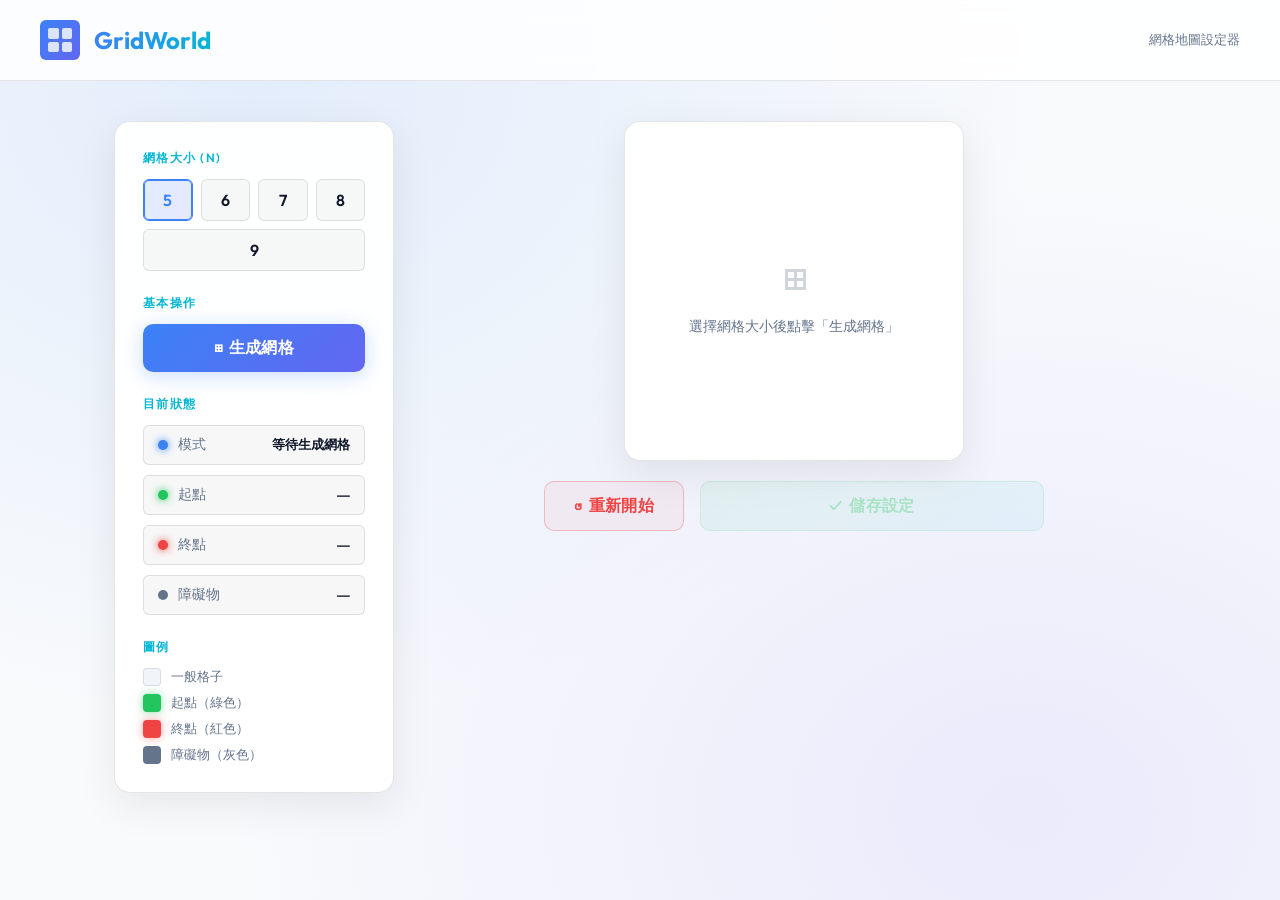
<file: docs/index.html>
<!DOCTYPE html>
<html lang="zh-TW">
<head>
  <meta charset="UTF-8" />
  <meta name="viewport" content="width=device-width, initial-scale=1.0" />
  <meta name="description" content="互動式 n×n 網格地圖設定工具 — 設定起點、終點與障礙物" />
  <title>GridWorld 網格設定器</title>
  <link rel="stylesheet" href="./style.css?v=2" />
  <link rel="stylesheet" href="./rl_style.css?v=2" />
</head>
<body>

  <!-- ── Header ── -->
  <header>
    <div class="logo-icon" aria-hidden="true">
      <span></span><span></span><span></span><span></span>
    </div>
    <h1>GridWorld</h1>
    <p>網格地圖設定器</p>
  </header>

  <!-- ── Main layout ── -->
  <main>

    <!-- ── Control Panel ── -->
    <aside class="control-panel" aria-label="控制面板">

      <!-- Grid size -->
      <div class="panel-section">
        <h3>網格大小 (n)</h3>
        <div class="size-selector" role="group" aria-label="選擇網格大小">
          <button class="size-btn active" data-n="5" id="size-5" aria-pressed="true">5</button>
          <button class="size-btn"        data-n="6" id="size-6" aria-pressed="false">6</button>
          <button class="size-btn"        data-n="7" id="size-7" aria-pressed="false">7</button>
          <button class="size-btn"        data-n="8" id="size-8" aria-pressed="false">8</button>
          <button class="size-btn"        data-n="9" id="size-9" aria-pressed="false">9</button>
        </div>
      </div>

      <!-- Actions -->
      <div class="panel-section">
        <h3>基本操作</h3>
        <button class="btn-primary" id="btn-generate" aria-label="生成網格">
          ⊞ &nbsp;生成網格
        </button>
      </div>
      
      <!-- RL Actions -->
      <div class="panel-section" id="rl-actions-section" style="display: none;">
        <h3>執行強化學習</h3>
        <div style="display: flex; flex-direction: column; gap: 10px;">
          <button class="btn-primary" id="btn-policy-eval" aria-label="Policy Evaluation">
            ▶ Policy Evaluation
          </button>
          <button class="btn-primary" id="btn-value-iter" aria-label="Value Iteration">
            ▶ Value Iteration
          </button>
        </div>
      </div>

      <!-- Status -->
      <div class="panel-section">
        <h3>目前狀態</h3>
        <div class="status-list">
          <div class="status-item" id="mode-item">
            <span class="dot mode"></span>
            <span class="label">模式</span>
            <span class="value" id="status-mode">等待中</span>
          </div>
          <div class="status-item">
            <span class="dot start"></span>
            <span class="label">起點</span>
            <span class="value" id="status-start">—</span>
          </div>
          <div class="status-item">
            <span class="dot end"></span>
            <span class="label">終點</span>
            <span class="value" id="status-end">—</span>
          </div>
          <div class="status-item">
            <span class="dot obs"></span>
            <span class="label">障礙物</span>
            <span class="value" id="status-obs">—</span>
          </div>
        </div>
      </div>

      <!-- Legend -->
      <div class="panel-section">
        <h3>圖例</h3>
        <div class="legend">
          <div class="legend-item">
            <div class="legend-swatch default"></div>
            <span>一般格子</span>
          </div>
          <div class="legend-item">
            <div class="legend-swatch start"></div>
            <span>起點（綠色）</span>
          </div>
          <div class="legend-item">
            <div class="legend-swatch end"></div>
            <span>終點（紅色）</span>
          </div>
          <div class="legend-item">
            <div class="legend-swatch obstacle"></div>
            <span>障礙物（灰色）</span>
          </div>
        </div>
      </div>

    </aside>

    <!-- ── Grid Area ── -->
    <section class="grid-wrapper" aria-label="網格區域">

      <!-- Mode indicator -->
      <div class="mode-bar" id="mode-bar" style="display:none;" role="status">
        <div class="mode-indicator"></div>
        <span>目前步驟：</span>
        <strong id="mode-text">—</strong>
      </div>

      <!-- Grid container -->
      <div class="grid-container" id="grid-container">
        <div class="grid-placeholder" id="placeholder">
          <div class="icon">⊞</div>
          <p>選擇網格大小後點擊「生成網格」</p>
        </div>
        <div id="grid" style="display:none;" role="grid" aria-label="互動網格"></div>
      </div>

      <!-- Action bar (Reset + Save) -->
      <div class="action-bar">
        <button class="btn-secondary btn-reset-main" id="btn-reset" aria-label="重新設定此網格">
          ↺ &nbsp;重新開始
        </button>
        <button class="btn-save" id="btn-save" disabled aria-label="儲存設定">
          ✓ &nbsp;儲存設定
        </button>
      </div>

      <!-- Saved result card -->
      <div class="saved-card" id="saved-card" aria-live="polite">
        <strong>✓ 已儲存設定：</strong><br>
        <span id="saved-info"></span>
      </div>

    </section>

  </main>

  <!-- Toast notification -->
  <div id="toast" class="toast" role="alert" aria-live="assertive"></div>

  <script src="./grid.js?v=2"></script>
</body>
</html>
</file>
<file: docs/style.css>
/* ============================
   Fonts & Root Tokens
   ============================ */
@import url('https://fonts.googleapis.com/css2?family=Inter:wght@300;400;500;600;700&family=Outfit:wght@400;600;700&display=swap');

:root {
  --bg-deep:       #f8fafc;
  --bg-panel:      rgba(255, 255, 255, 0.95);
  --bg-glass:      rgba(0, 0, 0, 0.03);
  --border-glass:  rgba(0, 0, 0, 0.1);
  --accent-blue:   #3b82f6;
  --accent-violet: #6366f1;
  --accent-cyan:   #06b6d4;
  --cell-default:  #f1f5f9;
  --cell-hover:    #e2e8f0;
  --cell-start:    #22c55e;
  --cell-end:      #ef4444;
  --cell-obstacle: #64748b;
  --text-primary:  #0f172a;
  --text-muted:    #64748b;
  --radius-lg:     16px;
  --radius-md:     10px;
  --radius-sm:     6px;
  --shadow-lg:     0 12px 40px rgba(0, 0, 0, 0.08);
  --shadow-glow-blue: 0 0 24px rgba(59, 130, 246, 0.3);
}

/* ============================
   Reset & Base
   ============================ */
*, *::before, *::after { box-sizing: border-box; margin: 0; padding: 0; }

body {
  font-family: 'Inter', sans-serif;
  background: var(--bg-deep);
  background-image:
    radial-gradient(ellipse at 20% 10%, rgba(79,142,247,0.12) 0%, transparent 55%),
    radial-gradient(ellipse at 80% 90%, rgba(124,92,247,0.10) 0%, transparent 55%);
  min-height: 100vh;
  color: var(--text-primary);
  display: flex;
  flex-direction: column;
  align-items: center;
}

/* ============================
   Header
   ============================ */
header {
  width: 100%;
  padding: 20px 40px;
  display: flex;
  align-items: center;
  gap: 14px;
  border-bottom: 1px solid var(--border-glass);
  background: rgba(255, 255, 255, 0.85);
  backdrop-filter: blur(12px);
  position: sticky;
  top: 0;
  z-index: 100;
}

.logo-icon {
  width: 40px;
  height: 40px;
  background: linear-gradient(135deg, var(--accent-blue), var(--accent-violet));
  border-radius: var(--radius-sm);
  display: grid;
  grid-template-columns: 1fr 1fr;
  gap: 3px;
  padding: 8px;
}
.logo-icon span {
  background: rgba(255,255,255,0.8);
  border-radius: 2px;
  display: block;
}

header h1 {
  font-family: 'Outfit', sans-serif;
  font-size: 1.5rem;
  font-weight: 700;
  background: linear-gradient(90deg, var(--accent-blue), var(--accent-cyan));
  -webkit-background-clip: text;
  -webkit-text-fill-color: transparent;
  background-clip: text;
}

header p {
  margin-left: auto;
  font-size: 0.8rem;
  color: var(--text-muted);
}

/* ============================
   Main Layout
   ============================ */
main {
  display: flex;
  gap: 28px;
  padding: 40px 24px;
  width: 100%;
  max-width: 1100px;
  align-items: flex-start;
  flex-wrap: wrap;
}

/* ============================
   Control Panel
   ============================ */
.control-panel {
  flex: 0 0 280px;
  background: var(--bg-panel);
  border: 1px solid var(--border-glass);
  border-radius: var(--radius-lg);
  backdrop-filter: blur(20px);
  padding: 28px;
  box-shadow: var(--shadow-lg);
  display: flex;
  flex-direction: column;
  gap: 24px;
}

.panel-section h3 {
  font-family: 'Outfit', sans-serif;
  font-size: 0.75rem;
  font-weight: 600;
  text-transform: uppercase;
  letter-spacing: 0.12em;
  color: var(--accent-cyan);
  margin-bottom: 12px;
}

/* Size Selector */
.size-selector {
  display: flex;
  flex-wrap: wrap;
  gap: 8px;
}

.size-btn {
  flex: 1 1 44px;
  min-width: 44px;
  padding: 10px 8px;
  background: var(--bg-glass);
  border: 1px solid var(--border-glass);
  border-radius: var(--radius-sm);
  color: var(--text-primary);
  font-family: 'Outfit', sans-serif;
  font-size: 1rem;
  font-weight: 600;
  cursor: pointer;
  transition: all 0.2s ease;
  text-align: center;
}

.size-btn:hover {
  background: rgba(79,142,247,0.15);
  border-color: var(--accent-blue);
  color: var(--accent-blue);
  transform: translateY(-1px);
}

.size-btn.active {
  background: linear-gradient(135deg, rgba(59,130,246,0.15), rgba(99,102,241,0.15));
  border-color: var(--accent-blue);
  color: var(--accent-blue);
  box-shadow: inset 0 0 0 1px var(--accent-blue);
}

/* Action Buttons */
.btn-primary {
  width: 100%;
  padding: 13px;
  background: linear-gradient(135deg, var(--accent-blue), var(--accent-violet));
  border: none;
  border-radius: var(--radius-md);
  color: #fff;
  font-family: 'Outfit', sans-serif;
  font-size: 1rem;
  font-weight: 600;
  cursor: pointer;
  transition: all 0.25s ease;
  box-shadow: 0 4px 20px rgba(79,142,247,0.3);
  letter-spacing: 0.02em;
}

.btn-primary:hover {
  transform: translateY(-2px);
  box-shadow: 0 8px 28px rgba(79,142,247,0.45);
}

.btn-primary:active { transform: translateY(0); }

.btn-secondary {
  width: 100%;
  padding: 11px;
  background: transparent;
  border: 1px solid var(--border-glass);
  border-radius: var(--radius-md);
  color: var(--text-muted);
  font-family: 'Inter', sans-serif;
  font-size: 0.9rem;
  font-weight: 500;
  cursor: pointer;
  transition: all 0.2s ease;
}

.btn-secondary:hover {
  border-color: var(--accent-cyan);
  color: var(--accent-cyan);
  background: rgba(40,214,214,0.06);
}

/* Status Labels */
.status-list {
  display: flex;
  flex-direction: column;
  gap: 10px;
}

.status-item {
  display: flex;
  align-items: center;
  justify-content: space-between;
  padding: 10px 14px;
  background: var(--bg-glass);
  border: 1px solid var(--border-glass);
  border-radius: var(--radius-sm);
  font-size: 0.85rem;
  transition: border-color 0.2s;
}

.status-item.active {
  border-color: var(--accent-blue);
  background: rgba(79,142,247,0.08);
}

.status-item .dot {
  width: 10px;
  height: 10px;
  border-radius: 50%;
  flex-shrink: 0;
}

.status-item .label { color: var(--text-muted); flex: 1; margin-left: 10px; }
.status-item .value { font-weight: 600; font-size: 0.8rem; }

.dot.start   { background: var(--cell-start); box-shadow: 0 0 8px var(--cell-start); }
.dot.end     { background: var(--cell-end);   box-shadow: 0 0 8px var(--cell-end); }
.dot.obs     { background: var(--cell-obstacle); }
.dot.mode    { background: var(--accent-blue); box-shadow: 0 0 8px var(--accent-blue); }

/* Legend */
.legend {
  display: flex;
  flex-direction: column;
  gap: 8px;
}

.legend-item {
  display: flex;
  align-items: center;
  gap: 10px;
  font-size: 0.82rem;
  color: var(--text-muted);
}

.legend-swatch {
  width: 18px;
  height: 18px;
  border-radius: 4px;
  flex-shrink: 0;
}
.legend-swatch.default  { background: var(--cell-default); border: 1px solid var(--border-glass); }
.legend-swatch.start    { background: var(--cell-start); box-shadow: 0 0 8px rgba(34,197,94,0.5); }
.legend-swatch.end      { background: var(--cell-end); box-shadow: 0 0 8px rgba(239,68,68,0.5); }
.legend-swatch.obstacle { background: var(--cell-obstacle); }

/* Toast notification */
.toast {
  position: fixed;
  bottom: 32px;
  left: 50%;
  transform: translateX(-50%) translateY(80px);
  background: rgba(255, 255, 255, 0.95);
  border: 1px solid var(--border-glass);
  color: var(--text-primary);
  padding: 12px 24px;
  border-radius: var(--radius-md);
  font-size: 0.88rem;
  backdrop-filter: blur(16px);
  z-index: 999;
  transition: transform 0.35s cubic-bezier(0.34, 1.56, 0.64, 1), opacity 0.3s;
  opacity: 0;
  white-space: nowrap;
  box-shadow: 0 8px 32px rgba(0,0,0,0.4);
}

.toast.show {
  transform: translateX(-50%) translateY(0);
  opacity: 1;
}

.toast.success { border-color: var(--cell-start); }
.toast.error   { border-color: var(--cell-end); }
.toast.info    { border-color: var(--accent-blue); }

/* ============================
   Grid Area
   ============================ */
.grid-wrapper {
  flex: 1;
  min-width: 320px;
  display: flex;
  flex-direction: column;
  align-items: center;
  gap: 20px;
}

.grid-container {
  background: var(--bg-panel);
  border: 1px solid var(--border-glass);
  border-radius: var(--radius-lg);
  padding: 28px;
  backdrop-filter: blur(20px);
  box-shadow: var(--shadow-lg);
  display: flex;
  align-items: center;
  justify-content: center;
  min-height: 340px;
  min-width: 340px;
  position: relative;
}

.grid-placeholder {
  display: flex;
  flex-direction: column;
  align-items: center;
  gap: 12px;
  color: var(--text-muted);
}

.grid-placeholder .icon {
  font-size: 3rem;
  opacity: 0.3;
}

.grid-placeholder p {
  font-size: 0.9rem;
}

/* The actual grid */
#grid {
  display: grid;
  gap: 5px;
}

.cell {
  width: 52px;
  height: 52px;
  background: var(--cell-default);
  border: 1px solid rgba(0, 0, 0, 0.15);
  border-radius: var(--radius-sm);
  cursor: pointer;
  transition: background 0.18s ease, transform 0.15s ease, box-shadow 0.18s ease;
  position: relative;
  overflow: hidden;
}

.cell::after {
  content: '';
  position: absolute;
  inset: 0;
  background: radial-gradient(circle at center, rgba(255,255,255,0.15), transparent 70%);
  opacity: 0;
  transition: opacity 0.2s;
}

.cell:hover {
  background: var(--cell-hover);
  transform: scale(1.08);
  box-shadow: 0 4px 16px rgba(0,0,0,0.3);
  z-index: 1;
}

.cell:hover::after { opacity: 1; }

.cell.start {
  background: var(--cell-start) !important;
  box-shadow: 0 0 18px rgba(34,197,94,0.55);
  border-color: rgba(34,197,94,0.4);
  animation: cellPop 0.3s cubic-bezier(0.34,1.56,0.64,1);
}

.cell.end {
  background: var(--cell-end) !important;
  box-shadow: 0 0 18px rgba(239,68,68,0.55);
  border-color: rgba(239,68,68,0.4);
  animation: cellPop 0.3s cubic-bezier(0.34,1.56,0.64,1);
}

.cell.obstacle {
  background: var(--cell-obstacle) !important;
  box-shadow: none;
  border-color: rgba(107,114,128,0.3);
  cursor: not-allowed;
  animation: cellPop 0.3s cubic-bezier(0.34,1.56,0.64,1);
}

.cell.start:hover, .cell.end:hover, .cell.obstacle:hover {
  transform: none;
}

.cell-label {
  position: absolute;
  bottom: 3px;
  left: 0; right: 0;
  text-align: center;
  font-size: 0.6rem;
  font-weight: 700;
  color: rgba(255,255,255,0.95);
  letter-spacing: 0.05em;
  text-transform: uppercase;
}

@keyframes cellPop {
  from { transform: scale(0.82); opacity: 0.6; }
  to   { transform: scale(1);    opacity: 1; }
}

/* Mode indicator bar */
.mode-bar {
  display: flex;
  align-items: center;
  gap: 12px;
  padding: 12px 20px;
  background: var(--bg-glass);
  border: 1px solid var(--border-glass);
  border-radius: var(--radius-md);
  font-size: 0.88rem;
  width: 100%;
  max-width: 500px;
  backdrop-filter: blur(10px);
}

.mode-indicator {
  width: 10px;
  height: 10px;
  border-radius: 50%;
  background: var(--accent-blue);
  box-shadow: 0 0 8px var(--accent-blue);
  animation: pulse 2s infinite;
}

@keyframes pulse {
  0%, 100% { opacity: 1; }
  50%       { opacity: 0.4; }
}

.mode-bar span { color: var(--text-muted); }
.mode-bar strong { color: var(--text-primary); }

/* Action Bar below grid */
.action-bar {
  display: flex;
  gap: 16px;
  width: 100%;
  max-width: 500px;
}

.btn-reset-main {
  flex: 0 0 140px;
  padding: 13px;
  background: rgba(239, 68, 68, 0.05); /* Slight red tint */
  border: 1px solid rgba(239, 68, 68, 0.3);
  border-radius: var(--radius-md);
  color: var(--cell-end);
  font-family: 'Outfit', sans-serif;
  font-size: 1rem;
  font-weight: 600;
  cursor: pointer;
  transition: all 0.25s ease;
  letter-spacing: 0.02em;
}

.btn-reset-main:hover {
  background: rgba(239, 68, 68, 0.15);
  border-color: rgba(239, 68, 68, 0.5);
  box-shadow: 0 6px 24px rgba(239, 68, 68, 0.15);
  transform: translateY(-1px);
}

/* Save button */
.btn-save {
  flex: 1;
  padding: 13px;
  background: linear-gradient(135deg, rgba(34,197,94,0.2), rgba(40,214,214,0.2));
  border: 1px solid rgba(34,197,94,0.4);
  border-radius: var(--radius-md);
  color: var(--cell-start);
  font-family: 'Outfit', sans-serif;
  font-size: 1rem;
  font-weight: 600;
  cursor: pointer;
  transition: all 0.25s ease;
  letter-spacing: 0.02em;
}

.btn-save:hover {
  background: linear-gradient(135deg, rgba(34,197,94,0.35), rgba(40,214,214,0.25));
  box-shadow: 0 6px 24px rgba(34,197,94,0.25);
  transform: translateY(-1px);
}

.btn-save:disabled {
  opacity: 0.35;
  cursor: not-allowed;
  transform: none;
}

/* Saved info card */
.saved-card {
  display: none;
  width: 100%;
  max-width: 500px;
  padding: 16px 20px;
  background: rgba(34,197,94,0.07);
  border: 1px solid rgba(34,197,94,0.25);
  border-radius: var(--radius-md);
  font-size: 0.85rem;
  color: var(--text-muted);
  line-height: 1.7;
}

.saved-card.visible { display: block; }
.saved-card strong { color: var(--cell-start); }

/* Responsive tweaks */
@media (max-width: 700px) {
  main { flex-direction: column; padding: 20px 12px; }
  .control-panel { flex: none; width: 100%; }
  .cell { width: 42px; height: 42px; }
}
</file>
<file: docs/rl_style.css>
/* ============================
   RL Extensions
   ============================ */

.cell-value {
  position: absolute;
  top: 15%;
  left: 50%;
  transform: translateX(-50%);
  font-size: 0.75rem;
  font-weight: 700;
  color: #1e293b; /* Dark text for light mode */
  z-index: 2;
  text-shadow: none;
  pointer-events: none;
}

.cell-policy {
  position: absolute;
  bottom: 0px;
  width: 100%;
  text-align: center;
  font-size: 1.6rem;
  color: rgba(15, 23, 42, 0.85); /* Dark text */
  font-weight: 900;
  z-index: 1;
  pointer-events: none;
}

.cell.obstacle .cell-value,
.cell.obstacle .cell-policy {
  display: none; /* No values on obstacles */
}

/* Green highlight for optimal policy path */
.cell.optimal-path:not(.start):not(.end) {
  background-color: rgba(34, 197, 94, 0.4);
  box-shadow: inset 0 0 10px rgba(34, 197, 94, 0.6);
  border-color: rgba(34, 197, 94, 0.8);
  transition: all 0.3s ease;
}
</file>
